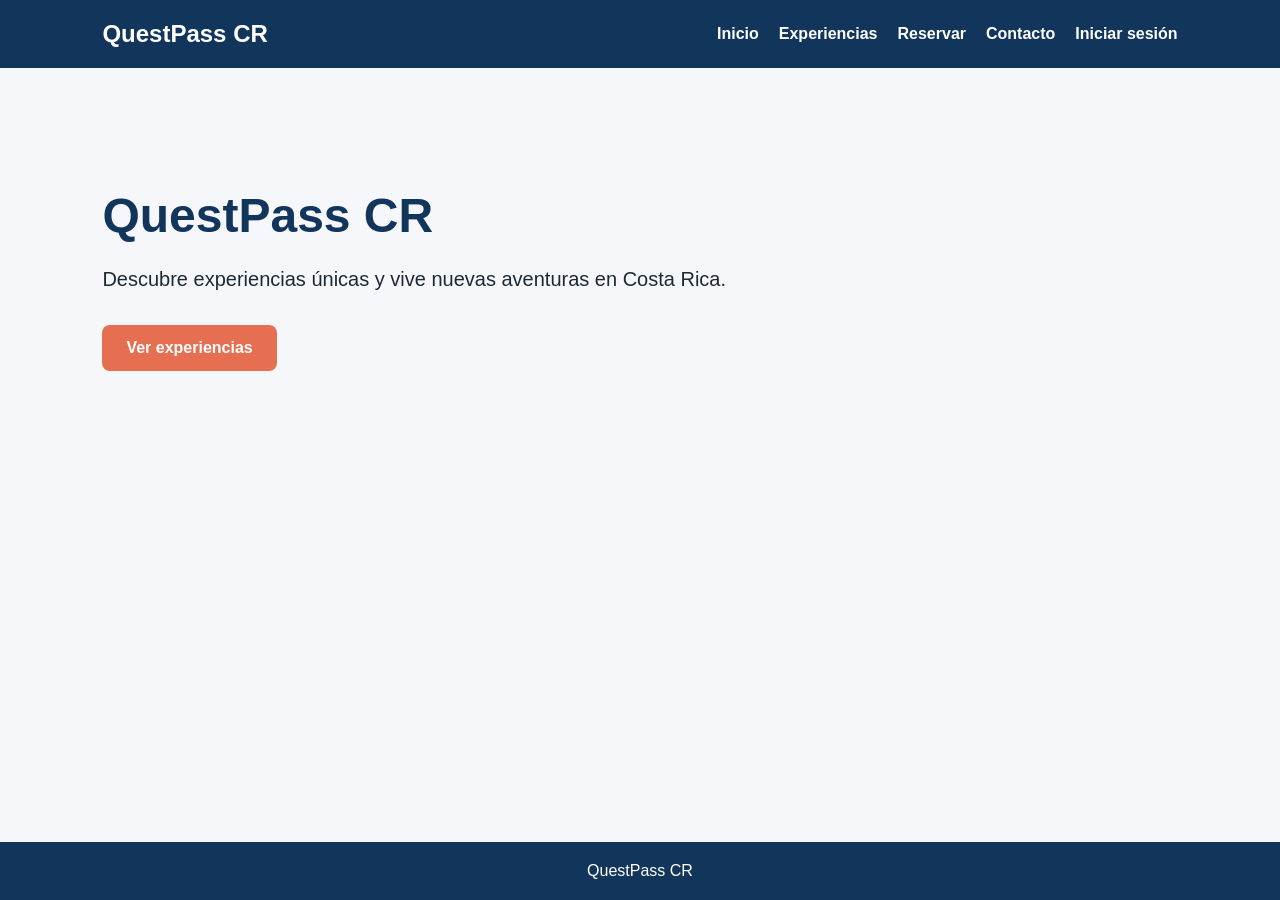
<file: index.html>
<!DOCTYPE html>
<html lang="es">

<head>
    <meta charset="UTF-8">
    <meta name="viewport" content="width=device-width, initial-scale=1.0">

    <title>QuestPass CR | Inicio</title>

    <link rel="stylesheet" href="css/estilos.css">
</head>

<body>

    <header>
        <a href="index.html">QuestPass CR</a>

        <nav aria-label="Navegación principal">
            <a href="index.html">Inicio</a>
            <a href="experiencias.html">Experiencias</a>
            <a href="reservar.html">Reservar</a>
            <a href="contacto.html">Contacto</a>
            <a href="login.html">Iniciar sesión</a>
        </nav>
    </header>

    <main>
        <section>
            <h1>QuestPass CR</h1>

            <p>
                Descubre experiencias únicas y vive nuevas aventuras en Costa Rica.
            </p>

            <a href="experiencias.html">Ver experiencias</a>
        </section>
    </main>

    <footer>
        <p>QuestPass CR</p>
    </footer>

</body>

</html>
</file>
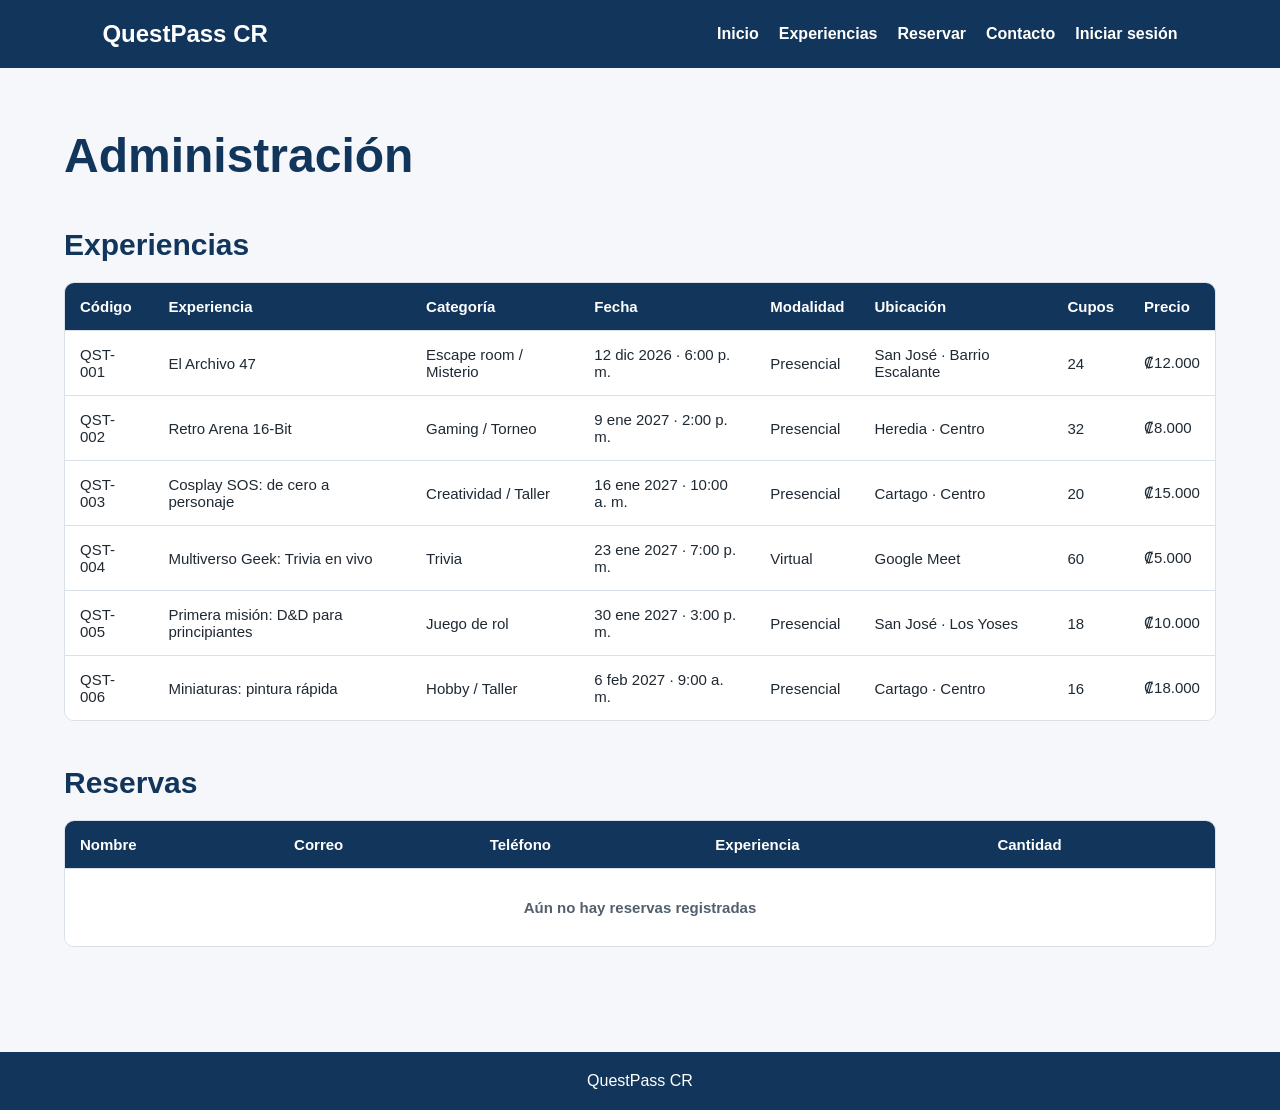
<file: admin.html>
<!DOCTYPE html>
<html lang="es">

<head>
    <meta charset="UTF-8">
    <meta name="viewport" content="width=device-width, initial-scale=1.0">

    <title>QuestPass CR | Administración</title>

    <link rel="stylesheet" href="css/estilos.css">
</head>

<body>

    <header>
        <a href="index.html">QuestPass CR</a>

        <nav aria-label="Navegación principal">
            <a href="index.html">Inicio</a>
            <a href="experiencias.html">Experiencias</a>
            <a href="reservar.html">Reservar</a>
            <a href="contacto.html">Contacto</a>
            <a href="login.html">Iniciar sesión</a>
        </nav>
    </header>

    <main>

        <section class="seccion-admin">

            <h1>Administración</h1>

            <h2>Experiencias</h2>

            <div class="contenedor-tabla">

                <table>

                    <thead>
                        <tr>
                            <th>Código</th>
                            <th>Experiencia</th>
                            <th>Categoría</th>
                            <th>Fecha</th>
                            <th>Modalidad</th>
                            <th>Ubicación</th>
                            <th>Cupos</th>
                            <th>Precio</th>
                        </tr>
                    </thead>

                    <tbody>

                        <tr>
                            <td>QST-001</td>
                            <td>El Archivo 47</td>
                            <td>Escape room / Misterio</td>
                            <td>12 dic 2026 · 6:00 p. m.</td>
                            <td>Presencial</td>
                            <td>San José · Barrio Escalante</td>
                            <td>24</td>
                            <td>₡12.000</td>
                        </tr>

                        <tr>
                            <td>QST-002</td>
                            <td>Retro Arena 16-Bit</td>
                            <td>Gaming / Torneo</td>
                            <td>9 ene 2027 · 2:00 p. m.</td>
                            <td>Presencial</td>
                            <td>Heredia · Centro</td>
                            <td>32</td>
                            <td>₡8.000</td>
                        </tr>

                        <tr>
                            <td>QST-003</td>
                            <td>Cosplay SOS: de cero a personaje</td>
                            <td>Creatividad / Taller</td>
                            <td>16 ene 2027 · 10:00 a. m.</td>
                            <td>Presencial</td>
                            <td>Cartago · Centro</td>
                            <td>20</td>
                            <td>₡15.000</td>
                        </tr>

                        <tr>
                            <td>QST-004</td>
                            <td>Multiverso Geek: Trivia en vivo</td>
                            <td>Trivia</td>
                            <td>23 ene 2027 · 7:00 p. m.</td>
                            <td>Virtual</td>
                            <td>Google Meet</td>
                            <td>60</td>
                            <td>₡5.000</td>
                        </tr>

                        <tr>
                            <td>QST-005</td>
                            <td>Primera misión: D&amp;D para principiantes</td>
                            <td>Juego de rol</td>
                            <td>30 ene 2027 · 3:00 p. m.</td>
                            <td>Presencial</td>
                            <td>San José · Los Yoses</td>
                            <td>18</td>
                            <td>₡10.000</td>
                        </tr>

                        <tr>
                            <td>QST-006</td>
                            <td>Miniaturas: pintura rápida</td>
                            <td>Hobby / Taller</td>
                            <td>6 feb 2027 · 9:00 a. m.</td>
                            <td>Presencial</td>
                            <td>Cartago · Centro</td>
                            <td>16</td>
                            <td>₡18.000</td>
                        </tr>

                    </tbody>

                </table>

            </div>

            <h2>Reservas</h2>

            <div class="contenedor-tabla">

                <table>

                    <thead>
                        <tr>
                            <th>Nombre</th>
                            <th>Correo</th>
                            <th>Teléfono</th>
                            <th>Experiencia</th>
                            <th>Cantidad</th>
                        </tr>
                    </thead>

                    <tbody>
                        <tr>
                            <td colspan="5">
                                Aún no hay reservas registradas
                            </td>
                        </tr>
                    </tbody>

                </table>

            </div>

        </section>

    </main>

    <footer>
        <p>QuestPass CR</p>
    </footer>

</body>

</html>
</file>
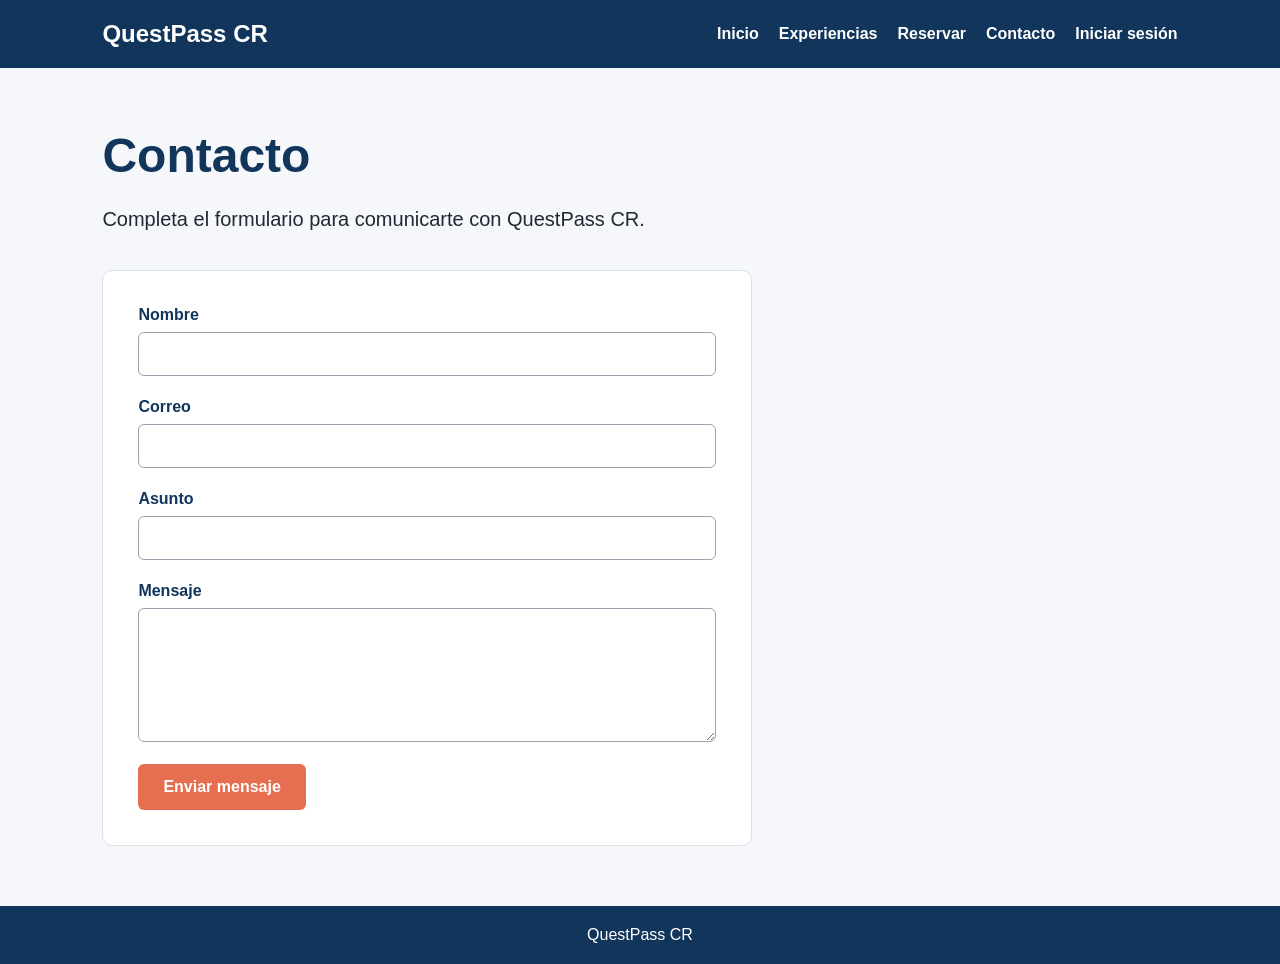
<file: contacto.html>
<!DOCTYPE html>
<html lang="es">

<head>
    <meta charset="UTF-8">
    <meta name="viewport" content="width=device-width, initial-scale=1.0">

    <title>QuestPass CR | Contacto</title>

    <link rel="stylesheet" href="css/estilos.css">
</head>

<body>

    <header>
        <a href="index.html">QuestPass CR</a>

        <nav aria-label="Navegación principal">
            <a href="index.html">Inicio</a>
            <a href="experiencias.html">Experiencias</a>
            <a href="reservar.html">Reservar</a>
            <a href="contacto.html">Contacto</a>
            <a href="login.html">Iniciar sesión</a>
        </nav>
    </header>

    <main>

        <section class="seccion-contacto">

            <h1>Contacto</h1>

            <p>
                Completa el formulario para comunicarte con QuestPass CR.
            </p>

            <form class="formulario-contacto">

                <div class="campo-formulario">
                    <label for="nombre-contacto">Nombre</label>

                    <input
                        type="text"
                        id="nombre-contacto"
                        name="nombre"
                        required>
                </div>

                <div class="campo-formulario">
                    <label for="correo-contacto">Correo</label>

                    <input
                        type="email"
                        id="correo-contacto"
                        name="correo"
                        required>
                </div>

                <div class="campo-formulario">
                    <label for="asunto">Asunto</label>

                    <input
                        type="text"
                        id="asunto"
                        name="asunto"
                        required>
                </div>

                <div class="campo-formulario">
                    <label for="mensaje">Mensaje</label>

                    <textarea
                        id="mensaje"
                        name="mensaje"
                        rows="6"
                        required></textarea>
                </div>

                <button type="submit">
                    Enviar mensaje
                </button>

            </form>

        </section>

    </main>

    <footer>
        <p>QuestPass CR</p>
    </footer>

</body>

</html>
</file>
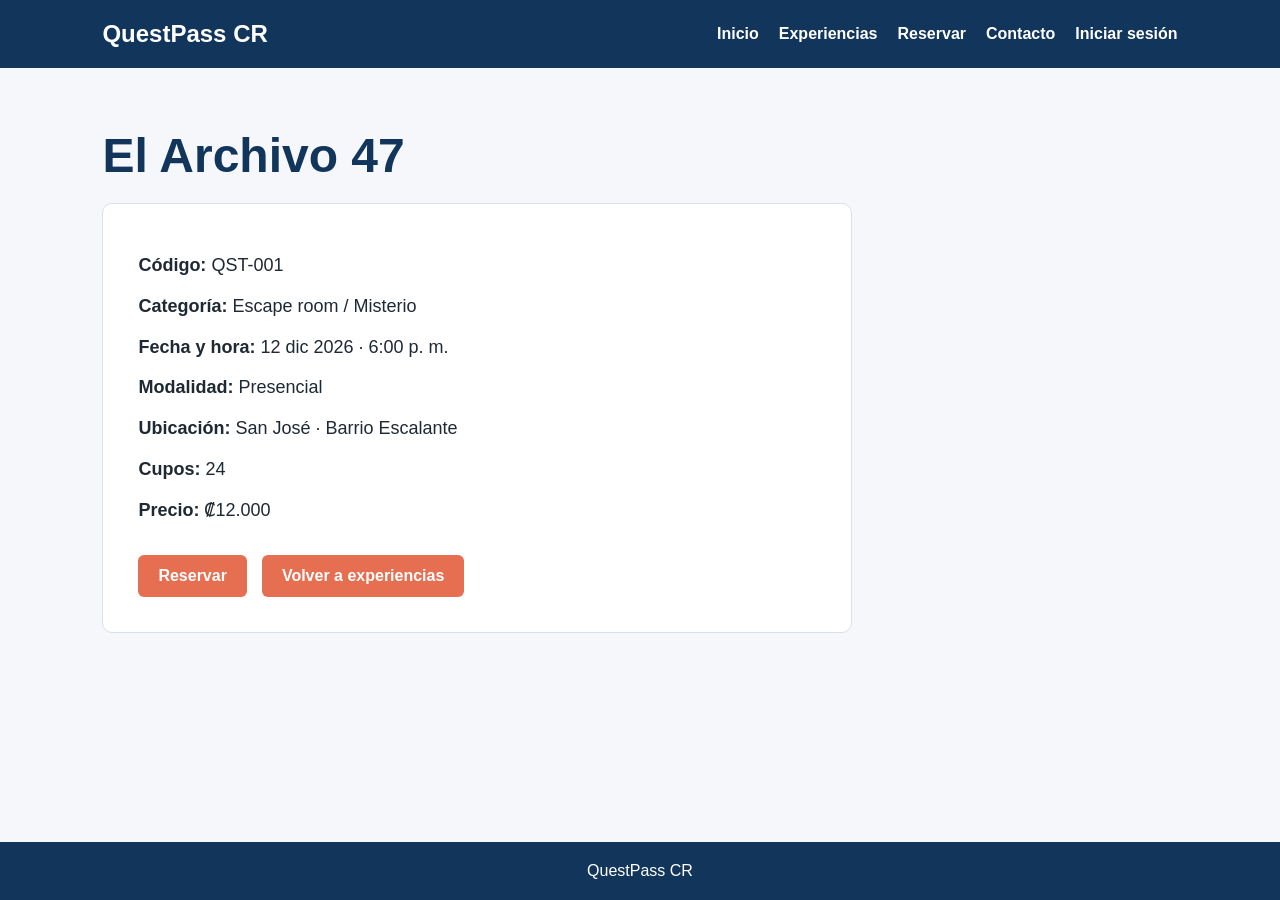
<file: detalle.html>
<!DOCTYPE html>
<html lang="es">

<head>
    <meta charset="UTF-8">
    <meta name="viewport" content="width=device-width, initial-scale=1.0">

    <title>QuestPass CR | El Archivo 47</title>

    <link rel="stylesheet" href="css/estilos.css">
</head>

<body>

    <header>
        <a href="index.html">QuestPass CR</a>

        <nav aria-label="Navegación principal">
            <a href="index.html">Inicio</a>
            <a href="experiencias.html">Experiencias</a>
            <a href="reservar.html">Reservar</a>
            <a href="contacto.html">Contacto</a>
            <a href="login.html">Iniciar sesión</a>
        </nav>
    </header>

    <main>

        <section class="seccion-detalle">

            <h1>El Archivo 47</h1>

            <article class="detalle-experiencia">

                <p><strong>Código:</strong> QST-001</p>

                <p>
                    <strong>Categoría:</strong>
                    Escape room / Misterio
                </p>

                <p>
                    <strong>Fecha y hora:</strong>
                    12 dic 2026 · 6:00 p. m.
                </p>

                <p>
                    <strong>Modalidad:</strong>
                    Presencial
                </p>

                <p>
                    <strong>Ubicación:</strong>
                    San José · Barrio Escalante
                </p>

                <p>
                    <strong>Cupos:</strong>
                    24
                </p>

                <p>
                    <strong>Precio:</strong>
                    ₡12.000
                </p>

                <div class="acciones-detalle">
                    <a href="reservar.html">Reservar</a>
                    <a href="experiencias.html">Volver a experiencias</a>
                </div>

            </article>

        </section>

    </main>

    <footer>
        <p>QuestPass CR</p>
    </footer>

</body>

</html>
</file>
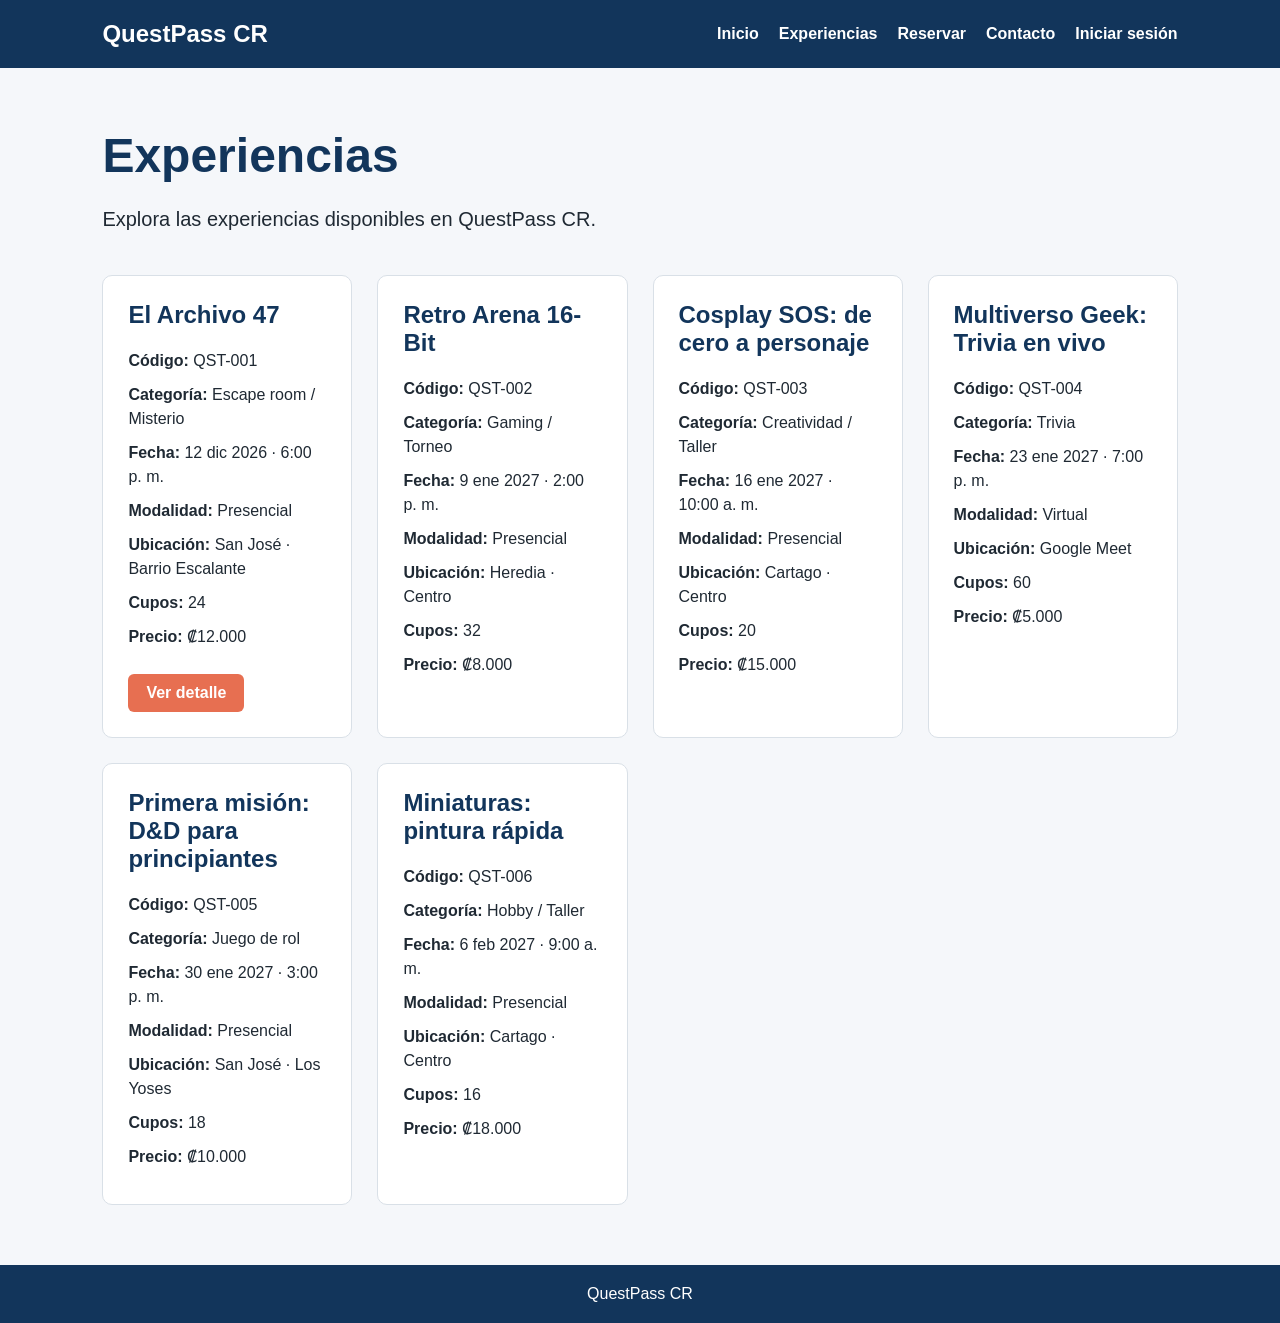
<file: experiencias.html>
<!DOCTYPE html>
<html lang="es">

<head>
    <meta charset="UTF-8">
    <meta name="viewport" content="width=device-width, initial-scale=1.0">

    <title>QuestPass CR | Experiencias</title>

    <link rel="stylesheet" href="css/estilos.css">
</head>

<body>

    <header>
        <a href="index.html">QuestPass CR</a>

        <nav aria-label="Navegación principal">
            <a href="index.html">Inicio</a>
            <a href="experiencias.html">Experiencias</a>
            <a href="reservar.html">Reservar</a>
            <a href="contacto.html">Contacto</a>
            <a href="login.html">Iniciar sesión</a>
        </nav>
    </header>

    <main>

        <section class="seccion-experiencias">

            <h1>Experiencias</h1>

            <p class="introduccion">
                Explora las experiencias disponibles en QuestPass CR.
            </p>

            <div class="contenedor-experiencias">

                <article class="tarjeta-experiencia">
                    <h2>El Archivo 47</h2>
                    <p><strong>Código:</strong> QST-001</p>
                    <p><strong>Categoría:</strong> Escape room / Misterio</p>
                    <p><strong>Fecha:</strong> 12 dic 2026 · 6:00 p. m.</p>
                    <p><strong>Modalidad:</strong> Presencial</p>
                    <p><strong>Ubicación:</strong> San José · Barrio Escalante</p>
                    <p><strong>Cupos:</strong> 24</p>
                    <p><strong>Precio:</strong> ₡12.000</p>

                    <a href="detalle.html">Ver detalle</a>
                </article>

                <article class="tarjeta-experiencia">
                    <h2>Retro Arena 16-Bit</h2>
                    <p><strong>Código:</strong> QST-002</p>
                    <p><strong>Categoría:</strong> Gaming / Torneo</p>
                    <p><strong>Fecha:</strong> 9 ene 2027 · 2:00 p. m.</p>
                    <p><strong>Modalidad:</strong> Presencial</p>
                    <p><strong>Ubicación:</strong> Heredia · Centro</p>
                    <p><strong>Cupos:</strong> 32</p>
                    <p><strong>Precio:</strong> ₡8.000</p>
                </article>

                <article class="tarjeta-experiencia">
                    <h2>Cosplay SOS: de cero a personaje</h2>
                    <p><strong>Código:</strong> QST-003</p>
                    <p><strong>Categoría:</strong> Creatividad / Taller</p>
                    <p><strong>Fecha:</strong> 16 ene 2027 · 10:00 a. m.</p>
                    <p><strong>Modalidad:</strong> Presencial</p>
                    <p><strong>Ubicación:</strong> Cartago · Centro</p>
                    <p><strong>Cupos:</strong> 20</p>
                    <p><strong>Precio:</strong> ₡15.000</p>
                </article>

                <article class="tarjeta-experiencia">
                    <h2>Multiverso Geek: Trivia en vivo</h2>
                    <p><strong>Código:</strong> QST-004</p>
                    <p><strong>Categoría:</strong> Trivia</p>
                    <p><strong>Fecha:</strong> 23 ene 2027 · 7:00 p. m.</p>
                    <p><strong>Modalidad:</strong> Virtual</p>
                    <p><strong>Ubicación:</strong> Google Meet</p>
                    <p><strong>Cupos:</strong> 60</p>
                    <p><strong>Precio:</strong> ₡5.000</p>
                </article>

                <article class="tarjeta-experiencia">
                    <h2>Primera misión: D&amp;D para principiantes</h2>
                    <p><strong>Código:</strong> QST-005</p>
                    <p><strong>Categoría:</strong> Juego de rol</p>
                    <p><strong>Fecha:</strong> 30 ene 2027 · 3:00 p. m.</p>
                    <p><strong>Modalidad:</strong> Presencial</p>
                    <p><strong>Ubicación:</strong> San José · Los Yoses</p>
                    <p><strong>Cupos:</strong> 18</p>
                    <p><strong>Precio:</strong> ₡10.000</p>
                </article>

                <article class="tarjeta-experiencia">
                    <h2>Miniaturas: pintura rápida</h2>
                    <p><strong>Código:</strong> QST-006</p>
                    <p><strong>Categoría:</strong> Hobby / Taller</p>
                    <p><strong>Fecha:</strong> 6 feb 2027 · 9:00 a. m.</p>
                    <p><strong>Modalidad:</strong> Presencial</p>
                    <p><strong>Ubicación:</strong> Cartago · Centro</p>
                    <p><strong>Cupos:</strong> 16</p>
                    <p><strong>Precio:</strong> ₡18.000</p>
                </article>

            </div>

        </section>

    </main>

    <footer>
        <p>QuestPass CR</p>
    </footer>

</body>

</html>
</file>
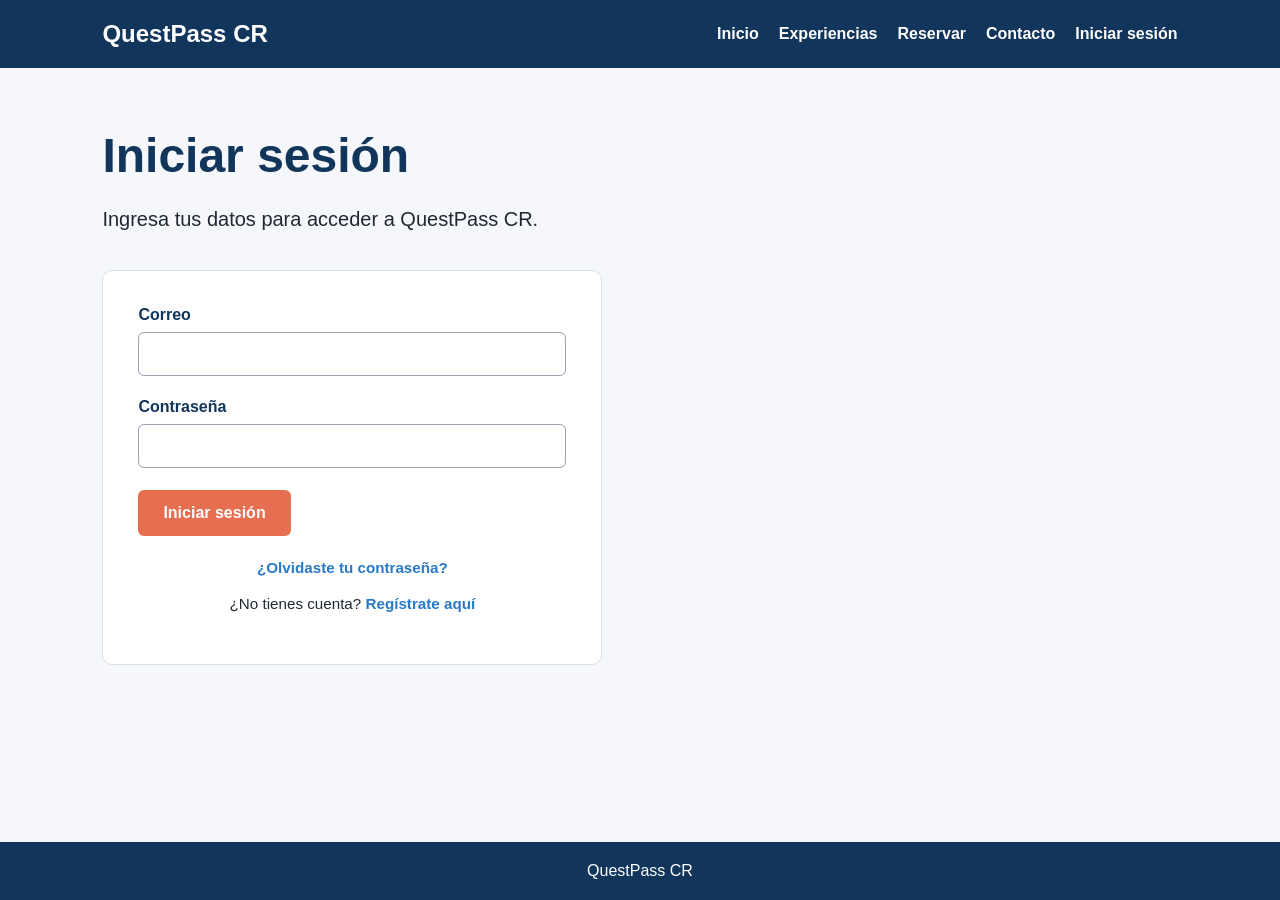
<file: login.html>
<!DOCTYPE html>
<html lang="es">

<head>
    <meta charset="UTF-8">
    <meta name="viewport" content="width=device-width, initial-scale=1.0">

    <title>QuestPass CR | Iniciar sesión</title>

    <link rel="stylesheet" href="css/estilos.css">
</head>

<body>

    <header>
        <a href="index.html">QuestPass CR</a>

        <nav aria-label="Navegación principal">
            <a href="index.html">Inicio</a>
            <a href="experiencias.html">Experiencias</a>
            <a href="reservar.html">Reservar</a>
            <a href="contacto.html">Contacto</a>
            <a href="login.html">Iniciar sesión</a>
        </nav>
    </header>

    <main>

        <section class="seccion-login">

            <h1>Iniciar sesión</h1>

            <p>
                Ingresa tus datos para acceder a QuestPass CR.
            </p>

            <form class="formulario-login">

                <div class="campo-formulario">
                    <label for="correo-login">Correo</label>

                    <input type="email" id="correo-login" name="correo" required>
                </div>

                <div class="campo-formulario">
                    <label for="contrasena">Contraseña</label>

                    <input type="password" id="contrasena" name="contrasena" required>
                </div>

                <button type="submit">
                    Iniciar sesión
                </button>


                <div class="opciones-login">
                    <p>
                        <a href="#" aria-label="Recuperar contraseña">
                            ¿Olvidaste tu contraseña?
                        </a>
                    </p>

                    <p>
                        ¿No tienes cuenta?
                        <a href="#" aria-label="Registro de cuenta">
                            Regístrate aquí
                        </a>
                    </p>
                </div>


            </form>

        </section>

    </main>

    <footer>
        <p>QuestPass CR</p>
    </footer>

</body>

</html>
</file>
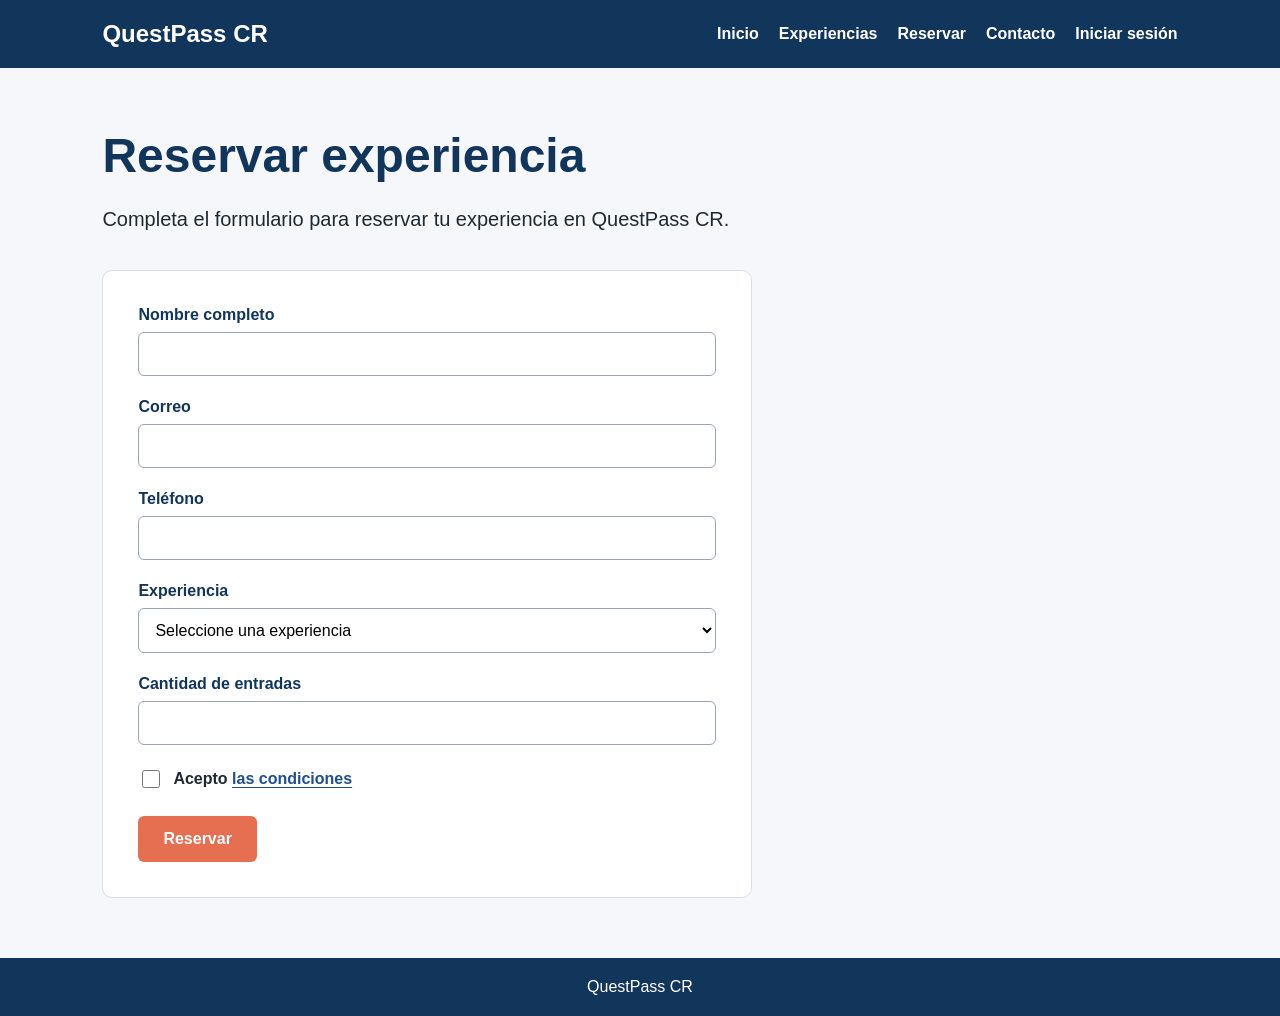
<file: reservar.html>
<!DOCTYPE html>
<html lang="es">

<head>
    <meta charset="UTF-8">
    <meta name="viewport" content="width=device-width, initial-scale=1.0">

    <title>QuestPass CR | Reservar</title>

    <link rel="stylesheet" href="css/estilos.css">
</head>

<body>

    <header>
        <a href="index.html">QuestPass CR</a>

        <nav aria-label="Navegación principal">
            <a href="index.html">Inicio</a>
            <a href="experiencias.html">Experiencias</a>
            <a href="reservar.html">Reservar</a>
            <a href="contacto.html">Contacto</a>
            <a href="login.html">Iniciar sesión</a>
        </nav>
    </header>

    <main>

        <section class="seccion-formulario">

            <h1>Reservar experiencia</h1>

            <p>
                Completa el formulario para reservar tu experiencia en QuestPass CR.
            </p>

            <form>

                <div class="campo-formulario">
                    <label for="nombre">Nombre completo</label>

                    <input type="text" id="nombre" name="nombre" required minlength="3" maxlength="60">
                </div>

                <div class="campo-formulario">
                    <label for="correo">Correo</label>

                    <input type="email" id="correo" name="correo" required>
                </div>

                <div class="campo-formulario">
                    <label for="telefono">Teléfono</label>

                    <input type="tel" id="telefono" name="telefono" required maxlength="9">
                </div>

                <div class="campo-formulario">
                    <label for="experiencia">Experiencia</label>

                    <select id="experiencia" name="experiencia" required>

                        <option value="">Seleccione una experiencia</option>

                        <option value="QST-001">
                            El Archivo 47
                        </option>

                        <option value="QST-002">
                            Retro Arena 16-Bit
                        </option>

                        <option value="QST-003">
                            Cosplay SOS: de cero a personaje
                        </option>

                        <option value="QST-004">
                            Multiverso Geek: Trivia en vivo
                        </option>

                        <option value="QST-005">
                            Primera misión: D&amp;D para principiantes
                        </option>

                        <option value="QST-006">
                            Miniaturas: pintura rápida
                        </option>

                    </select>
                </div>

                <div class="campo-formulario">
                    <label for="cantidad">Cantidad de entradas</label>

                    <input type="number" id="cantidad" name="cantidad" required min="1" max="4">
                </div>

                <div class="campo-condiciones">

                    <input type="checkbox" id="condiciones" name="condiciones" required>

                    <label for="condiciones">
                        Acepto <a href="#" title="Ver términos y condiciones" aria-label="Ver términos y condiciones">
                            las condiciones
                        </a>
                    </label>

                </div>

                <button type="submit">
                    Reservar
                </button>

            </form>

        </section>

    </main>

    <footer>
        <p>QuestPass CR</p>
    </footer>

</body>

</html>
</file>
<file: css/estilos.css>
/* =========================
   ESTILOS GENERALES
   ========================= */

* {
    box-sizing: border-box;
}

body {
    margin: 0;
    min-height: 100vh;
    display: flex;
    flex-direction: column;
    font-family: Arial, Helvetica, sans-serif;
    background-color: #f5f7fa;
    color: #1f2933;
}


main {
    flex: 1;
}


main section {
    padding: 100px 8%;
}

h1 {
    font-size: 48px;
    margin-top: 0;
    margin-bottom: 20px;
    color: #12355b;
}

h2 {
    color: #12355b;
}

main section p {
    font-size: 20px;
    line-height: 1.6;
    max-width: 650px;
    margin-bottom: 30px;
}


/* =========================
   ENCABEZADO
   ========================= */

header {
    background-color: #12355b;
    padding: 20px 8%;
    display: flex;
    justify-content: space-between;
    align-items: center;
    gap: 20px;
}

header>a {
    color: white;
    font-size: 24px;
    font-weight: bold;
    text-decoration: none;
}

nav {
    display: flex;
    gap: 20px;
}

nav a {
    color: white;
    text-decoration: none;
    font-weight: bold;
}

nav a:hover {
    text-decoration: underline;
}

nav a:focus {
    outline: 3px solid #ffd166;
    outline-offset: 4px;
}


/* =========================
   PÁGINA DE INICIO
   ========================= */

main section>a {
    display: inline-block;
    background-color: #e76f51;
    color: white;
    padding: 14px 24px;
    border-radius: 8px;
    text-decoration: none;
    font-weight: bold;
}

main section>a:hover {
    background-color: #c9573c;
}

main section>a:focus {
    outline: 3px solid #12355b;
    outline-offset: 4px;
}


/* =========================
   PÁGINA DE EXPERIENCIAS
   ========================= */

.seccion-experiencias {
    padding: 60px 8%;
}

.introduccion {
    margin-bottom: 40px;
}

.contenedor-experiencias {
    display: grid;
    grid-template-columns: repeat(auto-fit, minmax(250px, 1fr));
    gap: 25px;
}

.tarjeta-experiencia {
    background-color: white;
    padding: 25px;
    border-radius: 10px;
    border: 1px solid #d9e0e7;
}

.tarjeta-experiencia{
    transition: transform 0.2s ease, box-shadow 0.2s ease;
}

.tarjeta-experiencia:hover{
    transform: translateY(-4px);
    box-shadow: 0 6px 15px rgba(18, 53, 91, 0.12);
}

.tarjeta-experiencia h2 {
    margin-top: 0;
    color: #12355b;
}

.tarjeta-experiencia p {
    font-size: 16px;
    line-height: 1.5;
    margin: 10px 0;
}

.tarjeta-experiencia a {
    display: inline-block;
    margin-top: 15px;
    padding: 10px 18px;
    background-color: #e76f51;
    color: white;
    text-decoration: none;
    border-radius: 6px;
    font-weight: bold;
}

.tarjeta-experiencia a:hover {
    background-color: #c9573c;
}

.tarjeta-experiencia a:focus {
    outline: 3px solid #12355b;
    outline-offset: 4px;
}


/* =========================
   PÁGINA DE DETALLE
   ========================= */

.seccion-detalle {
    padding: 60px 8%;
}

.detalle-experiencia {
    background-color: white;
    max-width: 750px;
    padding: 35px;
    border: 1px solid #d9e0e7;
    border-radius: 10px;
}

.detalle-experiencia p {
    font-size: 18px;
    margin: 12px 0;
}

.acciones-detalle {
    display: flex;
    flex-wrap: wrap;
    gap: 15px;
    margin-top: 30px;
}

.acciones-detalle a {
    display: inline-block;
    padding: 12px 20px;
    background-color: #e76f51;
    color: white;
    text-decoration: none;
    border-radius: 6px;
    font-weight: bold;
}

.acciones-detalle a:hover {
    background-color: #c9573c;
}

.acciones-detalle a:focus {
    outline: 3px solid #12355b;
    outline-offset: 4px;
}


/* =========================
   FORMULARIOS GENERALES
   ========================= */

form {
    background-color: white;
    max-width: 650px;
    padding: 35px;
    border: 1px solid #d9e0e7;
    border-radius: 10px;
}

.campo-formulario {
    display: flex;
    flex-direction: column;
    margin-bottom: 22px;
}

.campo-formulario label {
    font-weight: bold;
    margin-bottom: 8px;
    color: #12355b;
}

.campo-formulario input,
.campo-formulario select,
.campo-formulario textarea {
    width: 100%;
    padding: 12px;
    font-family: inherit;
    font-size: 16px;
    border: 1px solid #9aa5b1;
    border-radius: 6px;
    background-color: white;
}

.campo-formulario textarea {
    resize: vertical;
    min-height: 130px;
}

.campo-formulario input:focus,
.campo-formulario select:focus,
.campo-formulario textarea:focus {
    outline: 3px solid #ffd166;
    border-color: #12355b;
}

form button {
    background-color: #e76f51;
    color: white;
    border: none;
    padding: 14px 25px;
    border-radius: 6px;
    font-size: 16px;
    font-weight: bold;
    cursor: pointer;
    transition: background-color 0.2s ease;
}

form button:hover {
    background-color: #c9573c;
}

form button:focus {
    outline: 3px solid #12355b;
    outline-offset: 4px;
}


/* =========================
   PÁGINA DE RESERVA
   ========================= */

.seccion-formulario {
    padding: 60px 8%;
}

.seccion-formulario>p {
    margin-bottom: 35px;
}

.campo-condiciones {
    display: flex;
    align-items: center;
    gap: 10px;
    margin-bottom: 25px;
}

.campo-condiciones input {
    width: 18px;
    height: 18px;
}

.campo-condiciones input:focus {
    outline: 3px solid #ffd166;
    outline-offset: 2px;
}

.campo-condiciones label {
    font-weight: bold;
}

.campo-condiciones a {
    color: #1d4f91;
    font-weight: 600;
    text-decoration: underline;
    text-underline-offset: 3px;
}

.campo-condiciones a:hover {
    color: #e56f50;
}

.campo-condiciones a:focus-visible {
    outline: 2px solid #1d4f91;
    outline-offset: 3px;
    border-radius: 2px;
}



/* =========================
   PÁGINA DE CONTACTO
   ========================= */

.seccion-contacto {
    padding: 60px 8%;
}

.seccion-contacto>p {
    margin-bottom: 35px;
}


/* =========================
   PÁGINA DE LOGIN
   ========================= */

.seccion-login {
    padding: 60px 8%;
}

.seccion-login>p {
    margin-bottom: 35px;
}

.formulario-login {
    max-width: 500px;
}

/* =========================
   opciones-login {
   ========================= */
.opciones-login {
    margin-top: 20px;
    text-align: center;
}

.opciones-login p {
    margin: 12px 0;
    font-size: 0.95rem;
}

.opciones-login a {
    color: #2879c7;
    text-decoration: none;
    font-weight: 600;
}

.opciones-login a:hover {
    text-decoration: underline;
}

.opciones-login a:focus-visible {
    outline: 2px solid #2879c7;
    outline-offset: 3px;
}



/* =========================
   PÁGINA DE ADMINISTRACIÓN
   ========================= */

.seccion-admin {
    padding: 60px 5%;
}

.seccion-admin h2 {
    font-size: 30px;
    margin-top: 45px;
    margin-bottom: 20px;
}

.contenedor-tabla {
    width: 100%;
    overflow-x: auto;
    background-color: white;
    border: 1px solid #d9e0e7;
    border-radius: 10px;
    margin-bottom: 45px;
}

table {
    width: 100%;
    border-collapse: collapse;
    min-width: 850px;
}

th,
td {
    padding: 15px;
    text-align: left;
    border-bottom: 1px solid #d9e0e7;
}

th {
    background-color: #12355b;
    color: white;
    font-size: 15px;
}

td {
    font-size: 15px;
    background-color: white;
}

tbody tr:last-child td {
    border-bottom: none;
}

tbody tr:hover td {
    background-color: #f5f7fa;
}

.seccion-admin td[colspan] {
    text-align: center;
    padding: 30px;
    font-weight: bold;
    color: #52606d;
}


/* =========================
   PIE DE PÁGINA
   ========================= */

footer {
    background-color: #12355b;
    color: white;
    text-align: center;
    padding: 20px;
}

footer p {
    margin: 0;
}


/* =========================
   RESPONSIVE - TABLET
   ========================= */

@media (max-width: 900px) {

    .contenedor-experiencias {
        grid-template-columns: repeat(2, 1fr);
    }
}


/* =========================
   RESPONSIVE - MÓVIL
   ========================= */

@media (max-width: 600px) {

    header {
        flex-direction: column;
        align-items: flex-start;
    }

    nav {
        width: 100%;
        flex-direction: column;
        gap: 12px;
    }

    main section {
        padding: 40px 6%;
    }

    h1 {
        font-size: 36px;
    }

    .contenedor-experiencias {
        grid-template-columns: 1fr;
    }

    .seccion-experiencias,
    .seccion-detalle,
    .seccion-formulario,
    .seccion-contacto,
    .seccion-login,
    .seccion-admin {
        padding: 40px 6%;
    }

    .detalle-experiencia {
        padding: 25px;
    }

    .acciones-detalle {
        flex-direction: column;
    }

    .acciones-detalle a {
        text-align: center;
    }

    form {
        padding: 25px;
    }

    form button {
        width: 100%;
    }

    .seccion-admin h2 {
        font-size: 26px;
    }

    th,
    td {
        padding: 12px;
    }
}


/* =========================
   RESPONSIVE - ESCRITORIO
   ========================= */

@media (min-width: 1024px) {

    main section {
        padding-top: 120px;
        padding-bottom: 120px;
    }

    .seccion-experiencias,
    .seccion-detalle,
    .seccion-formulario,
    .seccion-contacto,
    .seccion-login,
    .seccion-admin {
        padding-top: 60px;
        padding-bottom: 60px;
    }
}
</file>
